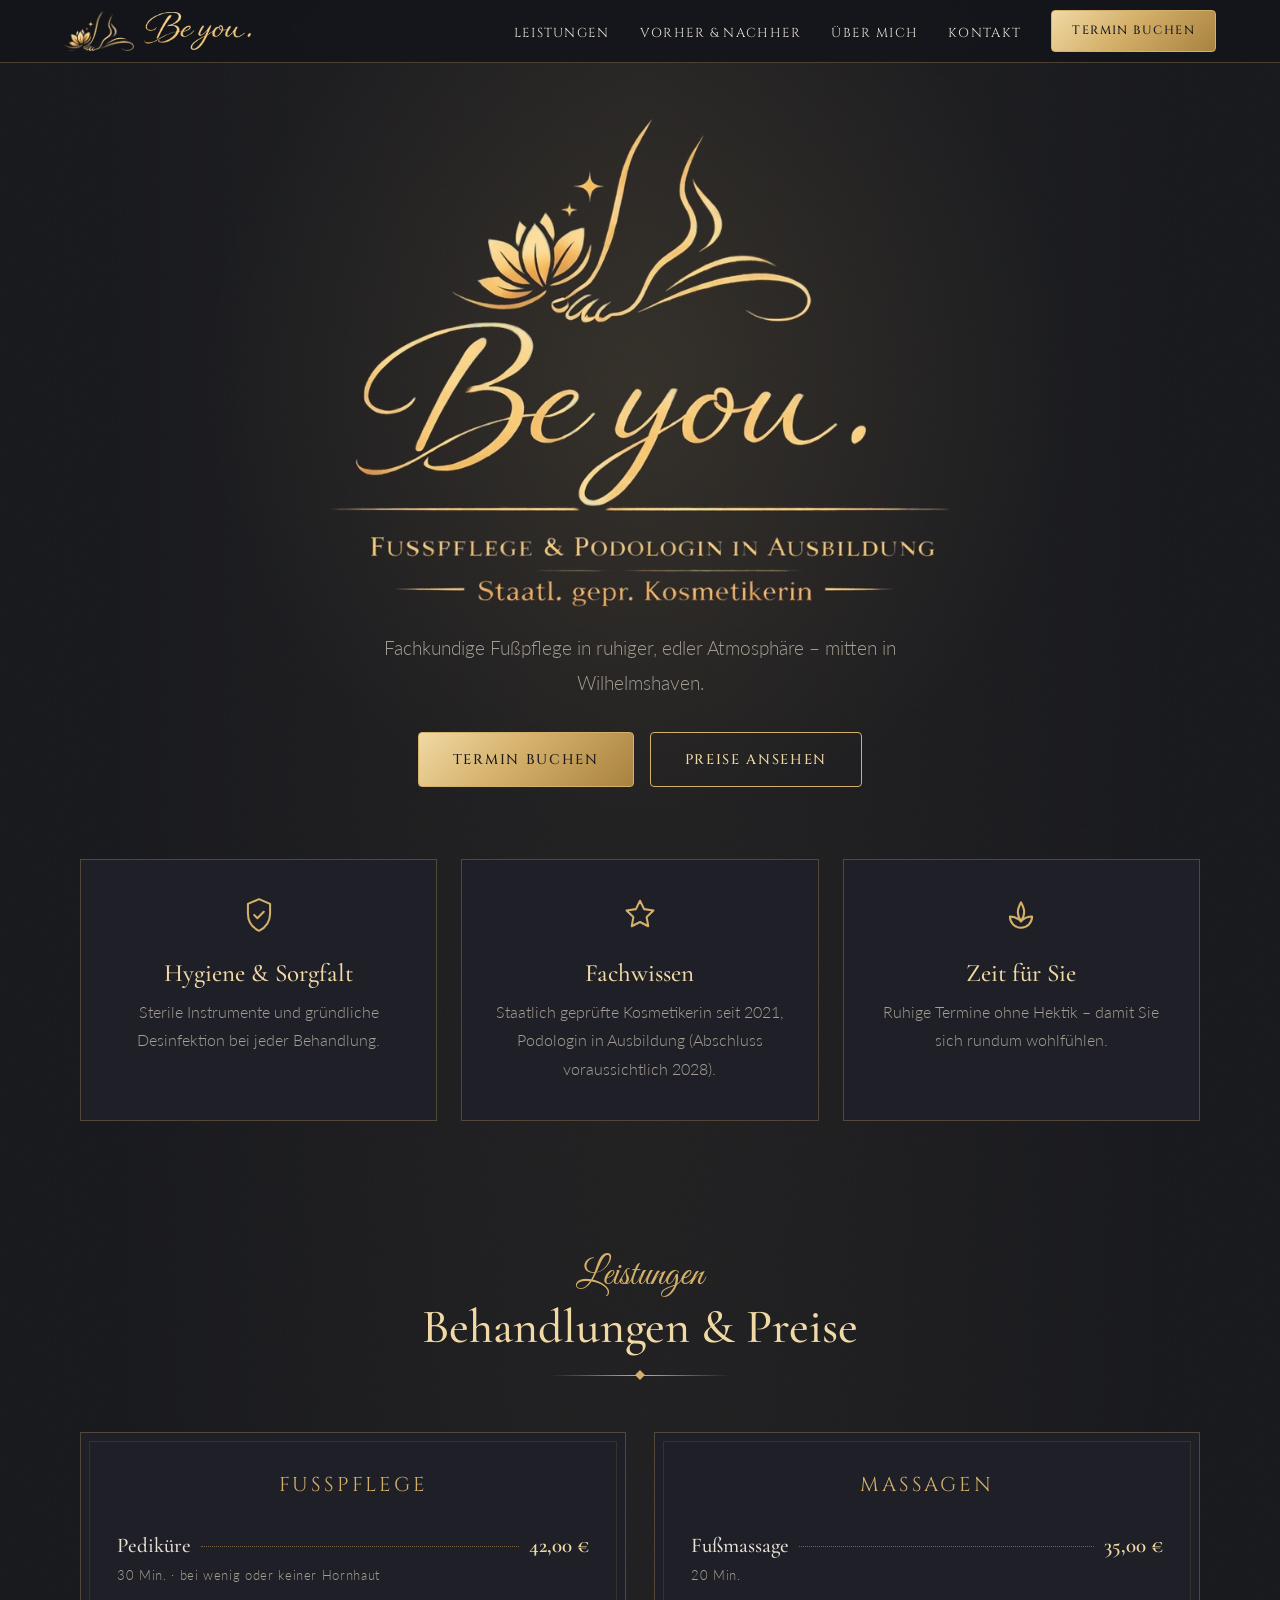
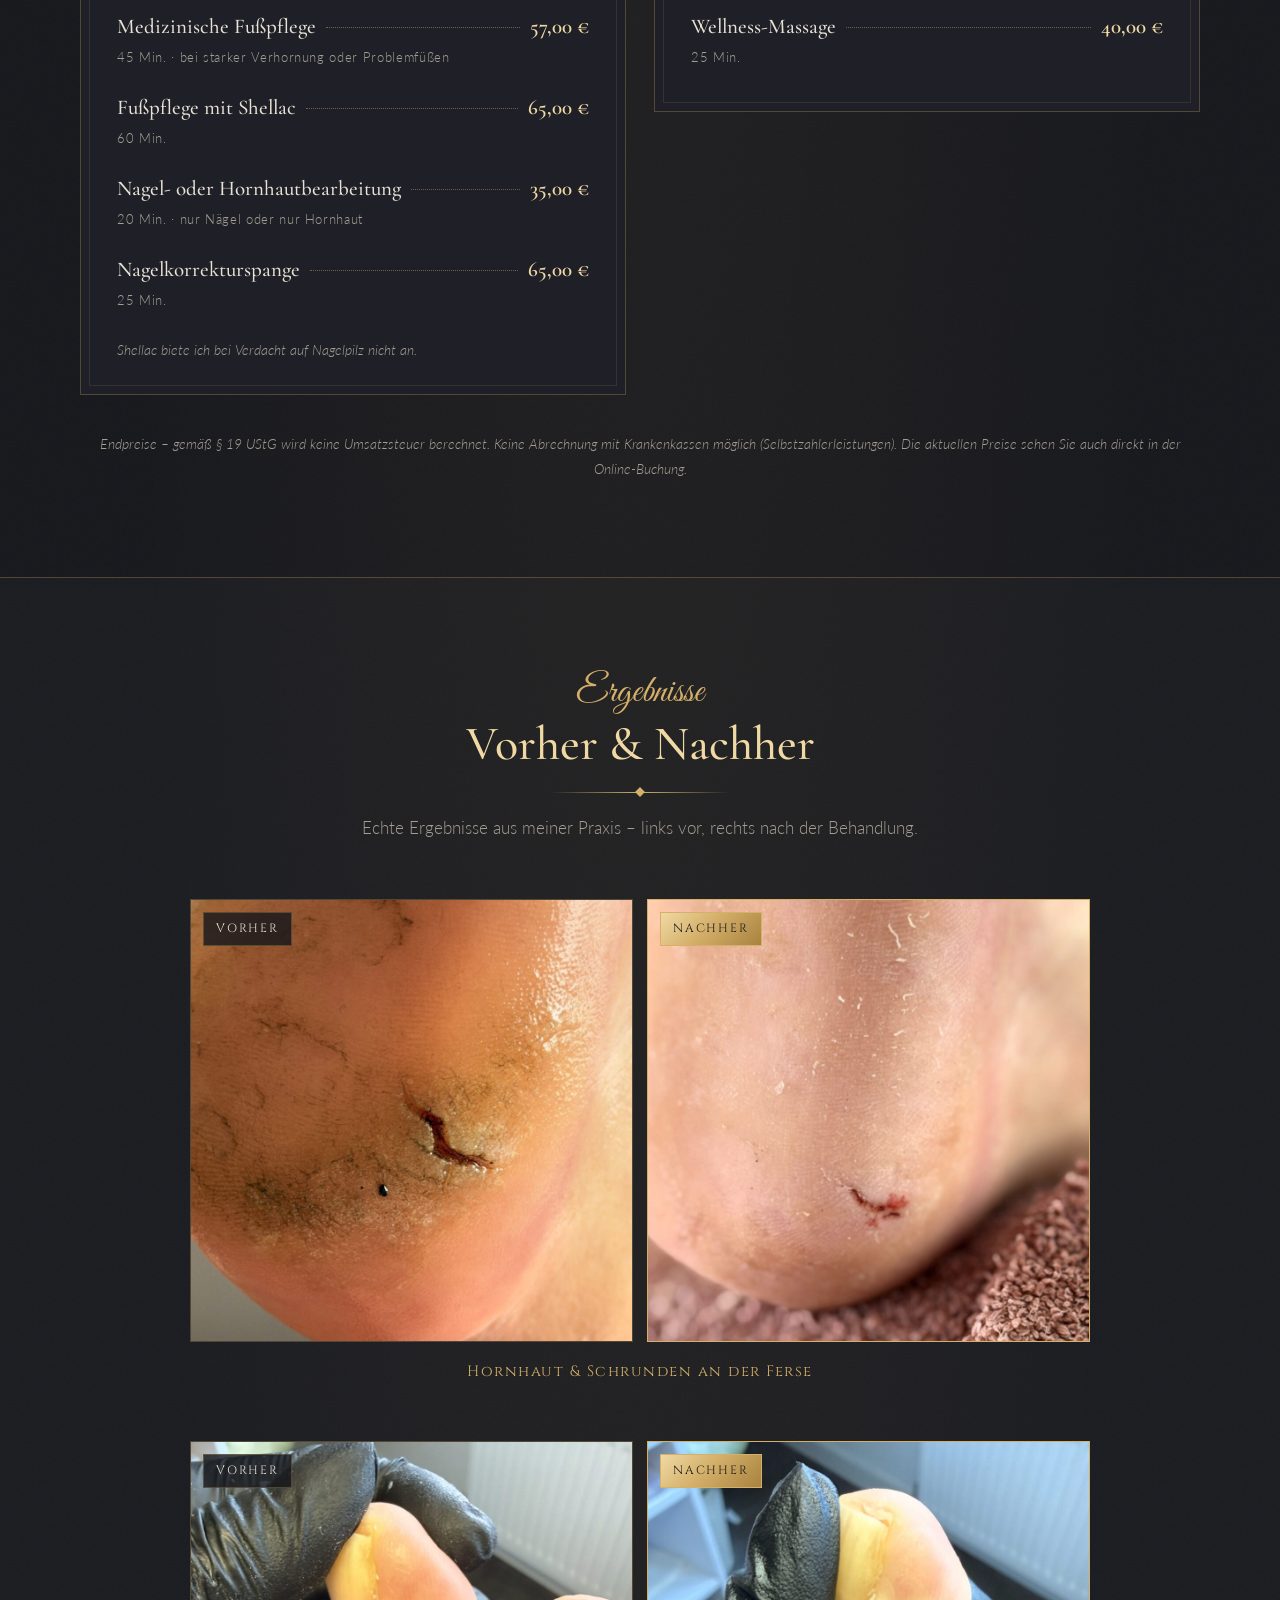
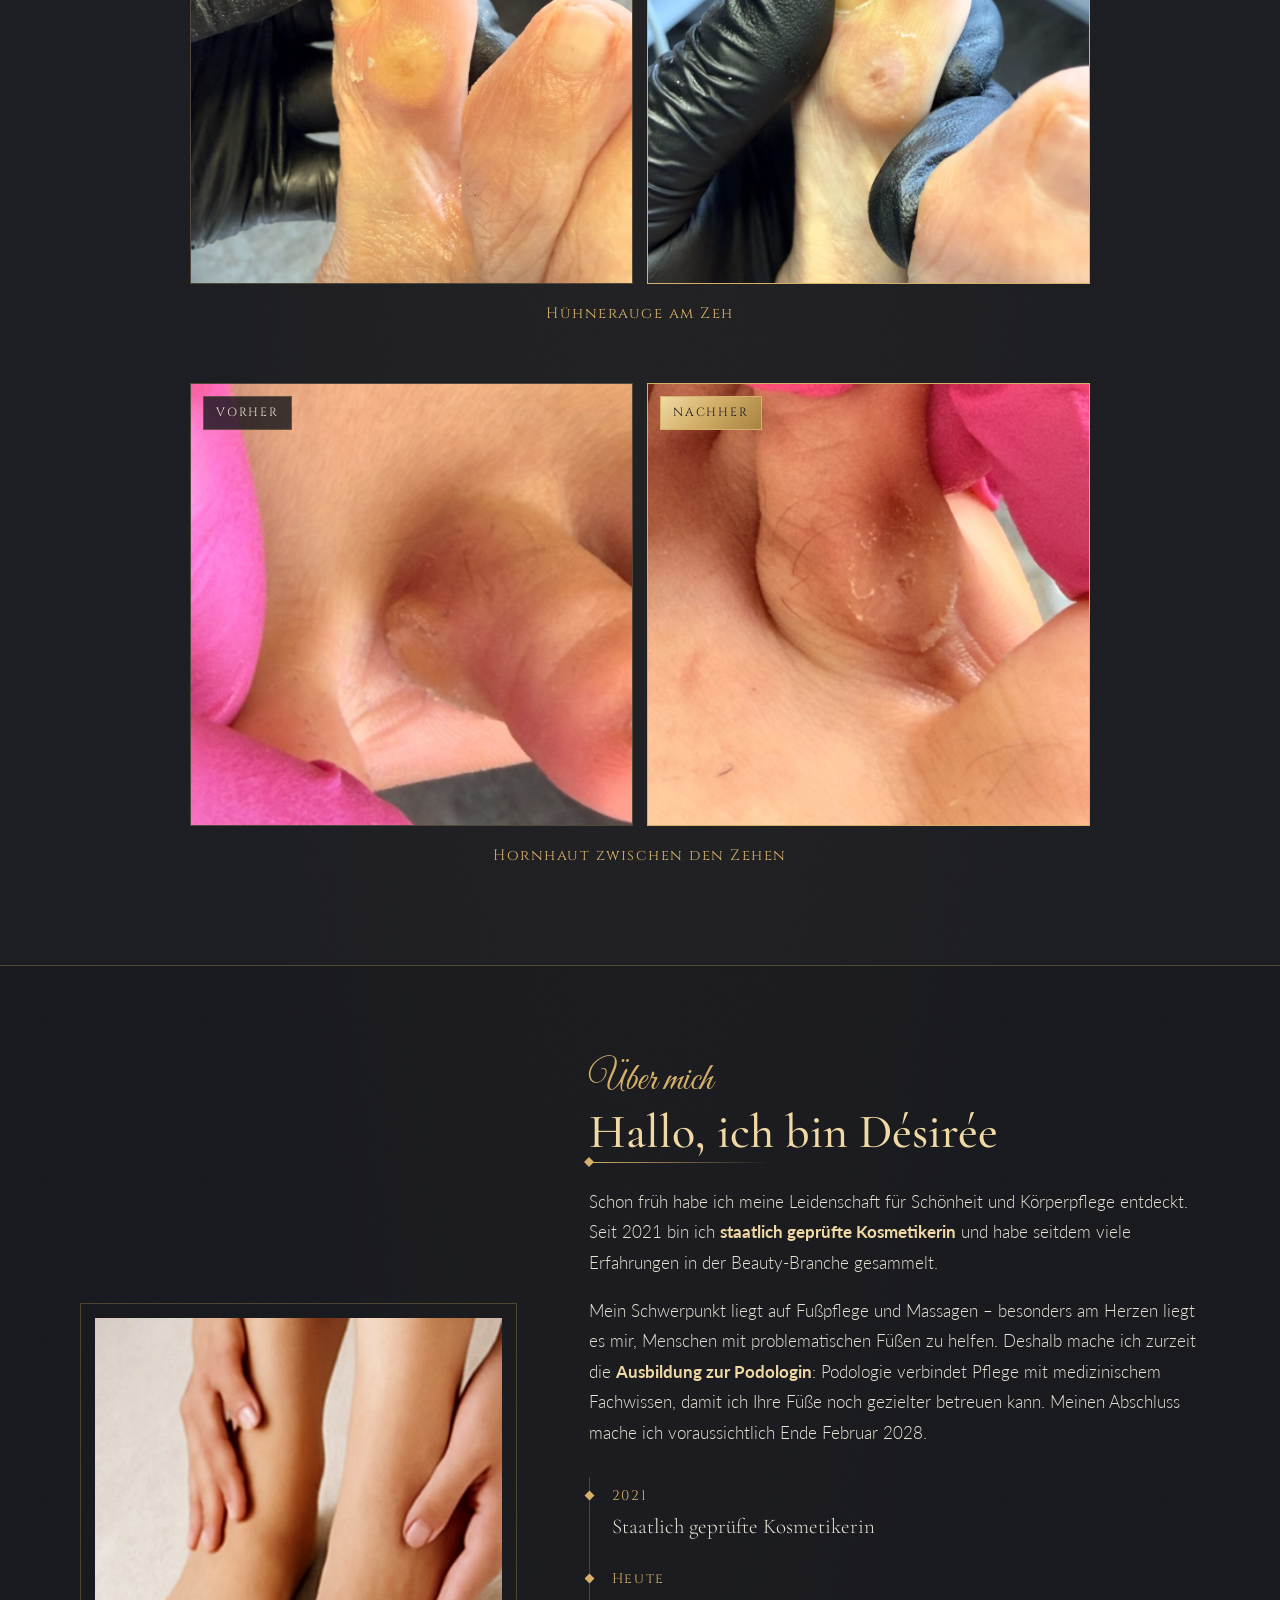
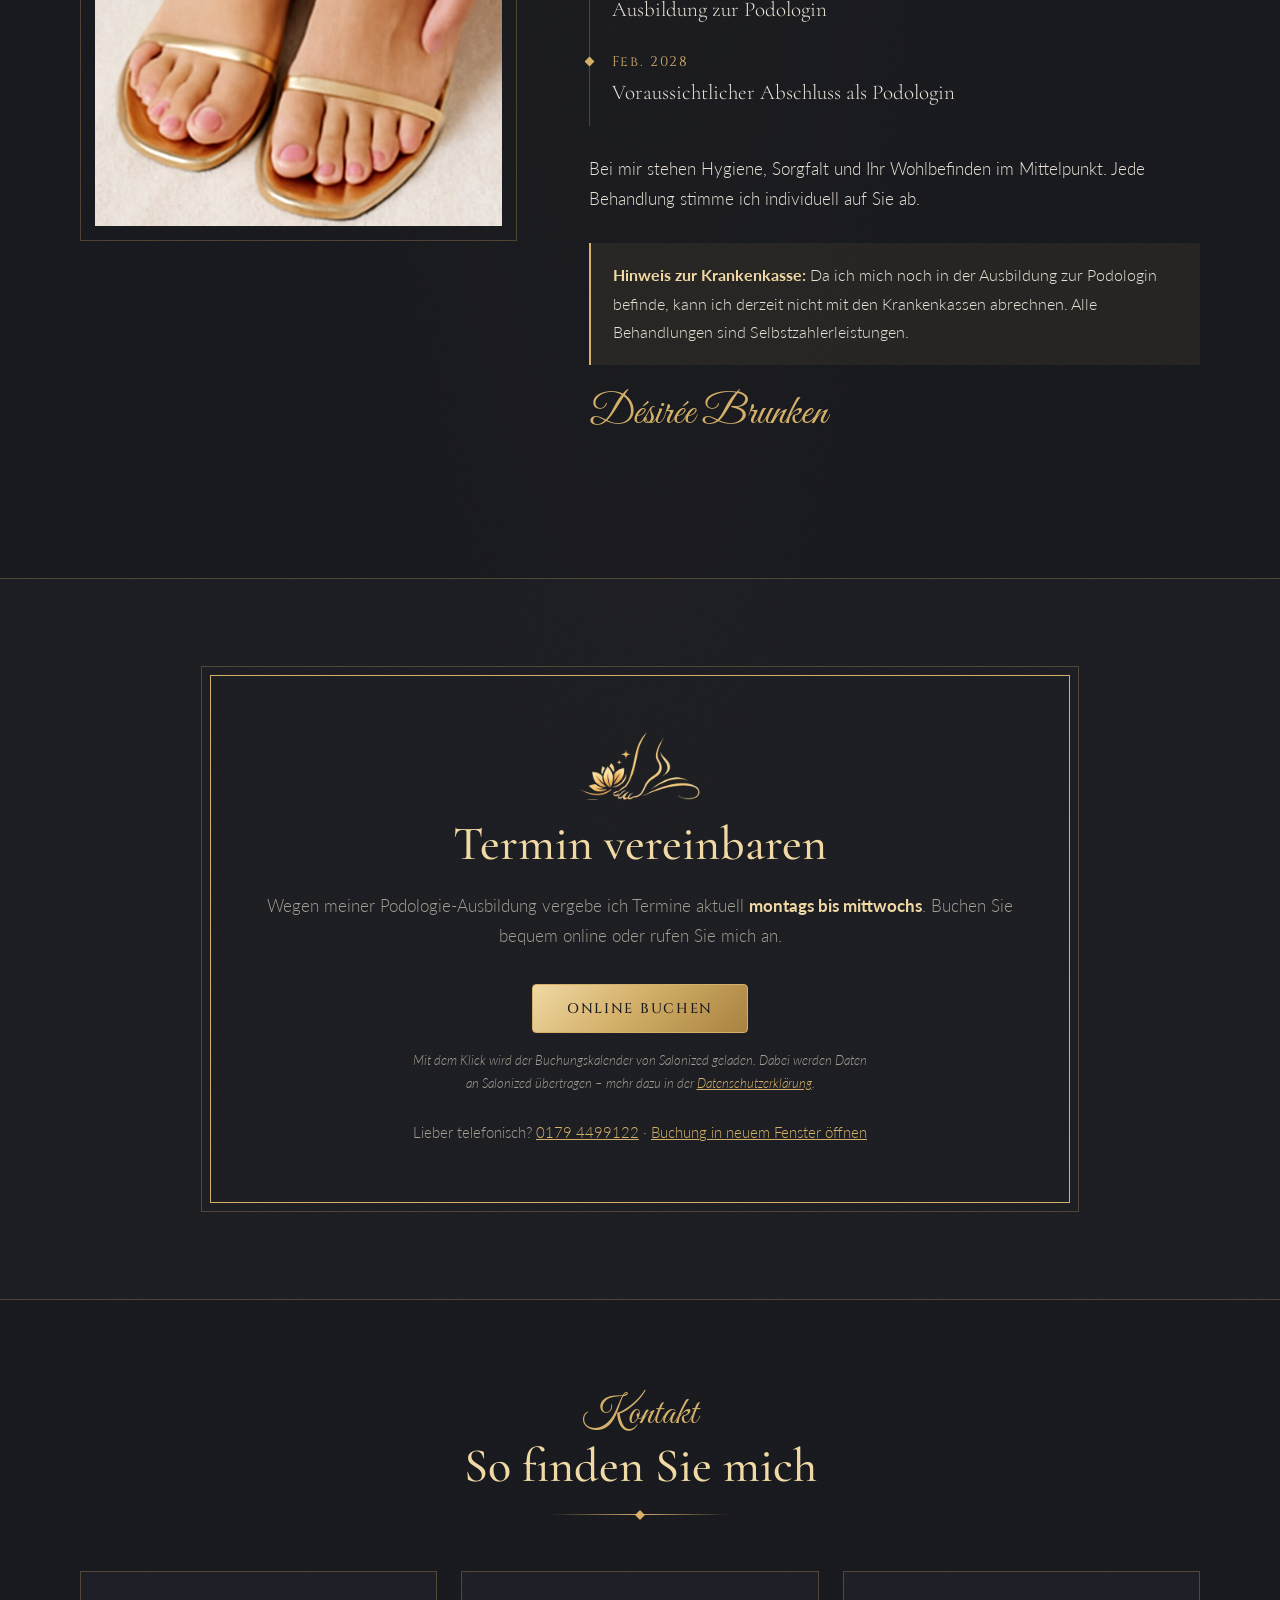
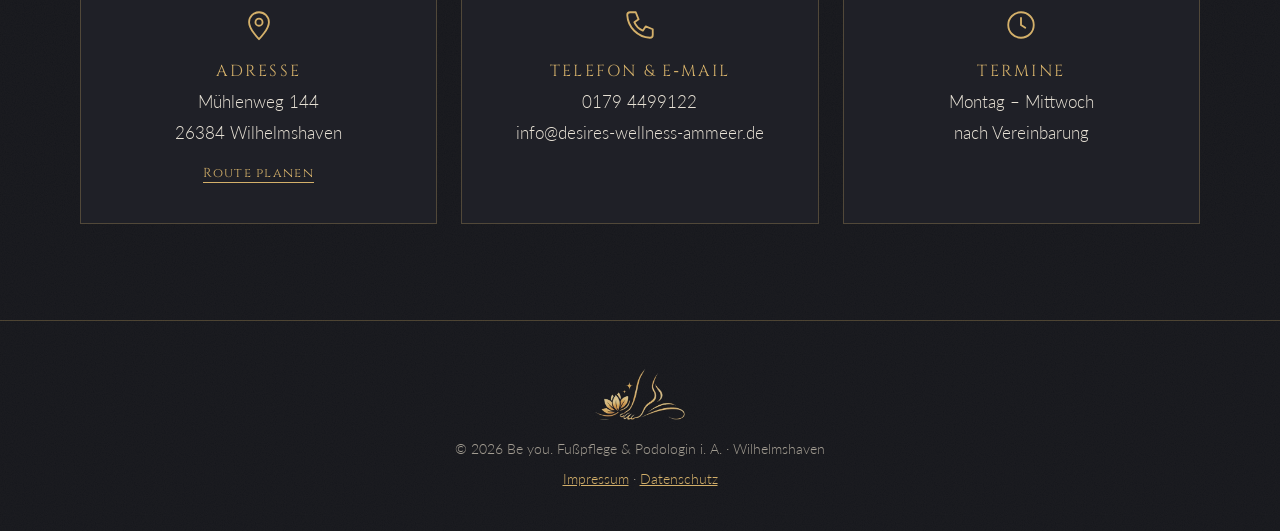
<file: index.html>
<!DOCTYPE html>
<html lang="de">
  <head>
    <meta charset="UTF-8" />
    <meta name="viewport" content="width=device-width, initial-scale=1.0" />
    <title>Be you. Fußpflege &amp; Podologin i. A. in Wilhelmshaven</title>
    <meta
      name="description"
      content="Be you. Fußpflege & Podologin in Ausbildung in Wilhelmshaven. Medizinische Fußpflege, Nagelkorrekturspangen und Massagen von Désirée Brunken, staatlich geprüfte Kosmetikerin."
    />
    <meta name="theme-color" content="#15161b" />
    <link rel="canonical" href="https://www.desires-wellness-ammeer.de/" />
    <meta property="og:type" content="website" />
    <meta property="og:url" content="https://www.desires-wellness-ammeer.de/" />
    <meta property="og:title" content="Be you. Fußpflege &amp; Podologin i. A. in Wilhelmshaven" />
    <meta property="og:description" content="Medizinische Fußpflege, Nagelkorrekturspangen und Massagen von Désirée Brunken in Wilhelmshaven." />
    <meta property="og:image" content="https://www.desires-wellness-ammeer.de/assets/og-bild.jpg" />
    <meta property="og:locale" content="de_DE" />
    <link rel="icon" href="assets/favicon.png" type="image/png" />
    <link rel="preconnect" href="https://fonts.googleapis.com" />
    <link rel="preconnect" href="https://fonts.gstatic.com" crossorigin />
    <link
      href="https://fonts.googleapis.com/css2?family=Cinzel:wght@400;500&family=Cormorant+Garamond:ital,wght@0,400;0,500;0,600;1,400&family=Great+Vibes&family=Lato:wght@300;400;700&display=swap"
      rel="stylesheet"
    />
    <link rel="stylesheet" href="style.css" />
  </head>
  <body>
    <!-- Navigation -->
    <nav class="navbar">
      <a href="#start" class="brand" aria-label="Be you. – zum Seitenanfang">
        <img src="assets/logo-icon.png" alt="" class="brand-icon" />
        <img src="assets/logo-schrift.png" alt="Be you." class="brand-text" />
      </a>
      <input type="checkbox" id="nav-toggle" class="nav-toggle" />
      <label for="nav-toggle" class="nav-toggle-label" aria-label="Menü öffnen">
        <span></span>
      </label>
      <ul>
        <li><a href="#leistungen">Leistungen</a></li>
        <li><a href="#vorher-nachher">Vorher &amp; Nachher</a></li>
        <li><a href="#ueber-mich">Über mich</a></li>
        <li><a href="#kontakt">Kontakt</a></li>
        <li><a href="#termin" class="btn btn-small">Termin buchen</a></li>
      </ul>
    </nav>

    <!-- Hero -->
    <header id="start" class="hero">
      <img
        src="assets/logo.png"
        alt="Be you. – Fußpflege &amp; Podologin in Ausbildung, staatlich geprüfte Kosmetikerin"
        class="hero-logo"
        width="761"
        height="600"
      />
      <p class="hero-text">
        Fachkundige Fußpflege in ruhiger, edler Atmosphäre –
        mitten in Wilhelmshaven.
      </p>
      <div class="actions">
        <a href="#termin" class="btn">Termin buchen</a>
        <a href="#leistungen" class="btn btn-ghost">Preise ansehen</a>
      </div>
    </header>

    <!-- Vorteile -->
    <section class="section section-tight">
      <div class="container features-grid">
        <div class="feature">
          <svg viewBox="0 0 24 24" aria-hidden="true"><path d="M12 2l7 3v6c0 5-3 9-7 11-4-2-7-6-7-11V5l7-3z"/><path d="M9 12l2 2 4-4"/></svg>
          <h3>Hygiene &amp; Sorgfalt</h3>
          <p>Sterile Instrumente und gründliche Desinfektion bei jeder Behandlung.</p>
        </div>
        <div class="feature">
          <svg viewBox="0 0 24 24" aria-hidden="true"><path d="M12 3l2.6 5.3 5.9.9-4.3 4.1 1 5.8L12 16.4l-5.2 2.7 1-5.8L3.5 9.2l5.9-.9z"/></svg>
          <h3>Fachwissen</h3>
          <p>Staatlich geprüfte Kosmetikerin seit 2021, Podologin in Ausbildung (Abschluss voraussichtlich 2028).</p>
        </div>
        <div class="feature">
          <svg viewBox="0 0 24 24" aria-hidden="true"><path d="M12 20c-4 0-7-3-7-7 3 0 5 1 7 3 2-2 4-3 7-3 0 4-3 7-7 7z"/><path d="M12 16c-1.5-2-2-4-2-6 0-2 1-4 2-6 1 2 2 4 2 6 0 2-.5 4-2 6z"/></svg>
          <h3>Zeit für Sie</h3>
          <p>Ruhige Termine ohne Hektik – damit Sie sich rundum wohlfühlen.</p>
        </div>
      </div>
    </section>

    <!-- Leistungen & Preise -->
    <section id="leistungen" class="section">
      <div class="container">
        <div class="section-head">
          <p class="script">Leistungen</p>
          <h2>Behandlungen &amp; Preise</h2>
          <span class="divider" aria-hidden="true"></span>
        </div>

        <div class="price-grid">
          <article class="price-card">
            <h3>Fußpflege</h3>
            <ul class="price-list">
              <li><span>Pediküre</span><i></i><b>42,00 €</b><small>30 Min. · bei wenig oder keiner Hornhaut</small></li>
              <li><span>Medizinische Fußpflege</span><i></i><b>57,00 €</b><small>45 Min. · bei starker Verhornung oder Problemfüßen</small></li>
              <li><span>Fußpflege mit Shellac</span><i></i><b>65,00 €</b><small>60 Min.</small></li>
              <li><span>Nagel‑ oder Hornhautbearbeitung</span><i></i><b>35,00 €</b><small>20 Min. · nur Nägel oder nur Hornhaut</small></li>
              <li><span>Nagelkorrekturspange</span><i></i><b>65,00 €</b><small>25 Min.</small></li>
            </ul>
            <p class="note">Shellac biete ich bei Verdacht auf Nagelpilz nicht an.</p>
          </article>

          <article class="price-card">
            <h3>Massagen</h3>
            <ul class="price-list">
              <li><span>Fußmassage</span><i></i><b>35,00 €</b><small>20 Min.</small></li>
              <li><span>Wellness‑Massage</span><i></i><b>40,00 €</b><small>25 Min.</small></li>
            </ul>
          </article>
        </div>
        <p class="note center">
          Endpreise – gemäß § 19 UStG wird keine Umsatzsteuer berechnet.
          Keine Abrechnung mit Krankenkassen möglich (Selbstzahlerleistungen).
          Die aktuellen Preise sehen Sie auch direkt in der Online‑Buchung.
        </p>
      </div>
    </section>

    <!-- Vorher / Nachher -->
    <section id="vorher-nachher" class="section section-alt">
      <div class="container">
        <div class="section-head">
          <p class="script">Ergebnisse</p>
          <h2>Vorher &amp; Nachher</h2>
          <span class="divider" aria-hidden="true"></span>
          <p class="lead">
            Echte Ergebnisse aus meiner Praxis – links vor, rechts nach der
            Behandlung.
          </p>
        </div>

        <!--
          Vorher/Nachher-Bilder: einfach als JPG in den Ordner assets/img legen:
            vorher-1.jpg / nachher-1.jpg  →  Hornhaut & Schrunden an der Ferse
            vorher-2.jpg / nachher-2.jpg  →  Hühnerauge am Zeh
            vorher-3.jpg / nachher-3.jpg  →  Hornhaut zwischen den Zehen
          Für ein weiteres Paar einen <figure class="ba">-Block kopieren und
          die Nummer anpassen.
          Fehlt ein Bild, wird automatisch der Platzhalter angezeigt.
          Am besten quadratisch, ca. 1000×1000 Pixel.
        -->
        <div class="ba-grid">
          <figure class="ba">
            <div class="ba-pair">
              <div class="ba-pane ba-before"><div class="ba-placeholder">Vorher</div><img src="assets/img/vorher-1.jpg" alt="Ferse mit Hornhaut und Schrunde vor der Behandlung" loading="lazy" onerror="this.remove()" /></div>
              <div class="ba-pane ba-after"><div class="ba-placeholder">Nachher</div><img src="assets/img/nachher-1.jpg" alt="Ferse nach der Behandlung" loading="lazy" onerror="this.remove()" /></div>
            </div>
            <figcaption>Hornhaut &amp; Schrunden an der Ferse</figcaption>
          </figure>
          <figure class="ba">
            <div class="ba-pair">
              <div class="ba-pane ba-before"><div class="ba-placeholder">Vorher</div><img src="assets/img/vorher-2.jpg" alt="Zeh mit Hühnerauge vor der Behandlung" loading="lazy" onerror="this.remove()" /></div>
              <div class="ba-pane ba-after"><div class="ba-placeholder">Nachher</div><img src="assets/img/nachher-2.jpg" alt="Zeh nach Entfernung des Hühnerauges" loading="lazy" onerror="this.remove()" /></div>
            </div>
            <figcaption>Hühnerauge am Zeh</figcaption>
          </figure>
          <figure class="ba">
            <div class="ba-pair">
              <div class="ba-pane ba-before"><div class="ba-placeholder">Vorher</div><img src="assets/img/vorher-3.jpg" alt="Hornhaut zwischen den Zehen vor der Behandlung" loading="lazy" onerror="this.remove()" /></div>
              <div class="ba-pane ba-after"><div class="ba-placeholder">Nachher</div><img src="assets/img/nachher-3.jpg" alt="Zehenzwischenraum nach der Behandlung" loading="lazy" onerror="this.remove()" /></div>
            </div>
            <figcaption>Hornhaut zwischen den Zehen</figcaption>
          </figure>
        </div>
      </div>
    </section>

    <!-- Über mich -->
    <section id="ueber-mich" class="section">
      <div class="container about-grid">
        <div class="about-frame">
          <img
            src="assets/img/fuesse.jpg"
            alt="Gepflegte Füße in goldenen Sandalen"
            decoding="async"
            width="800"
            height="1080"
          />
        </div>
        <div>
          <p class="script">Über mich</p>
          <h2 class="left">Hallo, ich bin Désirée</h2>
          <span class="divider left" aria-hidden="true"></span>
          <p>
            Schon früh habe ich meine Leidenschaft für Schönheit und
            Körperpflege entdeckt. Seit 2021 bin ich
            <strong>staatlich geprüfte Kosmetikerin</strong> und habe seitdem
            viele Erfahrungen in der Beauty‑Branche gesammelt.
          </p>
          <p>
            Mein Schwerpunkt liegt auf Fußpflege und Massagen – besonders am
            Herzen liegt es mir, Menschen mit problematischen Füßen zu helfen.
            Deshalb mache ich zurzeit die <strong>Ausbildung zur
            Podologin</strong>: Podologie verbindet Pflege mit medizinischem
            Fachwissen, damit ich Ihre Füße noch gezielter betreuen kann.
            Meinen Abschluss mache ich voraussichtlich Ende Februar 2028.
          </p>
          <ul class="timeline">
            <li><b>2021</b><span>Staatlich geprüfte Kosmetikerin</span></li>
            <li><b>Heute</b><span>Ausbildung zur Podologin</span></li>
            <li><b>Feb. 2028</b><span>Voraussichtlicher Abschluss als Podologin</span></li>
          </ul>
          <p>
            Bei mir stehen Hygiene, Sorgfalt und Ihr Wohlbefinden im
            Mittelpunkt. Jede Behandlung stimme ich individuell auf Sie ab.
          </p>
          <p class="info-box">
            <strong>Hinweis zur Krankenkasse:</strong> Da ich mich noch in der
            Ausbildung zur Podologin befinde, kann ich derzeit nicht mit den
            Krankenkassen abrechnen. Alle Behandlungen sind Selbstzahlerleistungen.
          </p>
          <p class="signature">Désirée Brunken</p>
        </div>
      </div>
    </section>

    <!-- Termin -->
    <section id="termin" class="section section-alt">
      <div class="container">
        <div class="booking-box">
          <img src="assets/logo-icon.png" alt="" class="booking-icon" loading="lazy" />
          <h2>Termin vereinbaren</h2>
          <p>
            Wegen meiner Podologie‑Ausbildung vergebe ich Termine aktuell
            <strong>montags bis mittwochs</strong>. Buchen Sie bequem online
            oder rufen Sie mich an.
          </p>
          <!--
            Online-Buchung (Salonized): Der Kalender wird erst nach Klick
            geladen, damit vorher keine Daten an Salonized gehen.
          -->
          <div class="booking-widget" id="booking-widget">
            <div class="booking-consent">
              <button type="button" class="btn" id="booking-load">Online buchen</button>
              <p class="note">
                Mit dem Klick wird der Buchungskalender von Salonized geladen.
                Dabei werden Daten an Salonized übertragen – mehr dazu in der
                <a href="datenschutz.html#buchung">Datenschutzerklärung</a>.
              </p>
            </div>
          </div>
          <p class="booking-alt">
            Lieber telefonisch? <a href="tel:+491794499122">0179 4499122</a>
            · <a
              href="https://desires.salonized.com/widget_bookings/new?layout=standalone&amp;hl=de-DE"
              target="_blank"
              rel="noopener"
              >Buchung in neuem Fenster öffnen</a
            >
          </p>
        </div>
      </div>
    </section>

    <!-- Kontakt -->
    <section id="kontakt" class="section">
      <div class="container">
        <div class="section-head">
          <p class="script">Kontakt</p>
          <h2>So finden Sie mich</h2>
          <span class="divider" aria-hidden="true"></span>
        </div>
        <div class="contact-grid">
          <div class="contact-card">
            <svg viewBox="0 0 24 24" aria-hidden="true"><path d="M12 22s7-7 7-12a7 7 0 0 0-14 0c0 5 7 12 7 12z"/><circle cx="12" cy="10" r="2.5"/></svg>
            <h3>Adresse</h3>
            <p>Mühlenweg 144<br />26384 Wilhelmshaven</p>
            <a
              href="https://www.google.com/maps/search/?api=1&amp;query=M%C3%BChlenweg+144+26384+Wilhelmshaven"
              target="_blank"
              rel="noopener"
              >Route planen</a
            >
          </div>
          <div class="contact-card">
            <svg viewBox="0 0 24 24" aria-hidden="true"><path d="M5 3h4l2 5-3 2a11 11 0 0 0 6 6l2-3 5 2v4a2 2 0 0 1-2 2A17 17 0 0 1 3 5a2 2 0 0 1 2-2z"/></svg>
            <h3>Telefon &amp; E‑Mail</h3>
            <p>
              <a href="tel:+491794499122">0179 4499122</a><br />
              <a href="mailto:info@desires-wellness-ammeer.de">info@desires-wellness-ammeer.de</a>
            </p>
          </div>
          <div class="contact-card">
            <svg viewBox="0 0 24 24" aria-hidden="true"><circle cx="12" cy="12" r="9"/><path d="M12 7v5l3 2"/></svg>
            <h3>Termine</h3>
            <p>Montag – Mittwoch<br />nach Vereinbarung</p>
          </div>
        </div>
      </div>
    </section>

    <footer class="footer">
      <div class="container footer-content">
        <img src="assets/logo-icon.png" alt="" class="footer-icon" loading="lazy" />
        <p>&copy; 2026 Be you. Fußpflege &amp; Podologin i. A. · Wilhelmshaven</p>
        <p>
          <a href="impressum.html">Impressum</a> ·
          <a href="datenschutz.html">Datenschutz</a>
        </p>
      </div>
    </footer>

    <script>
      // Mobiles Menü nach Klick auf einen Link schließen
      document.querySelectorAll('.navbar ul a').forEach(function (link) {
        link.addEventListener('click', function () {
          document.getElementById('nav-toggle').checked = false;
        });
      });

      // Online-Buchung (offizielles Salonized-Widget) erst nach Klick laden (Datenschutz)
      var loadBooking = function () {
        var box = document.getElementById('booking-widget');
        if (box.classList.contains('is-loaded')) return;
        box.classList.add('is-loaded');
        box.innerHTML =
          '<div class="salonized-booking" data-company="3jwNu25hZkWbDM19UaF6e87A"' +
          ' data-color="#d4b06a" data-language="de" data-height="700"' +
          ' data-inline="true" data-outline="shadow"></div>';
        var script = document.createElement('script');
        script.src = 'https://static-widget.salonized.com/loader.js';
        document.body.appendChild(script);
      };
      document.getElementById('booking-load').addEventListener('click', loadBooking);

      // Alle „Termin buchen“-Buttons öffnen direkt den Kalender
      document.querySelectorAll('a[href="#termin"]').forEach(function (link) {
        link.addEventListener('click', loadBooking);
      });
    </script>
  </body>
</html>
</file>
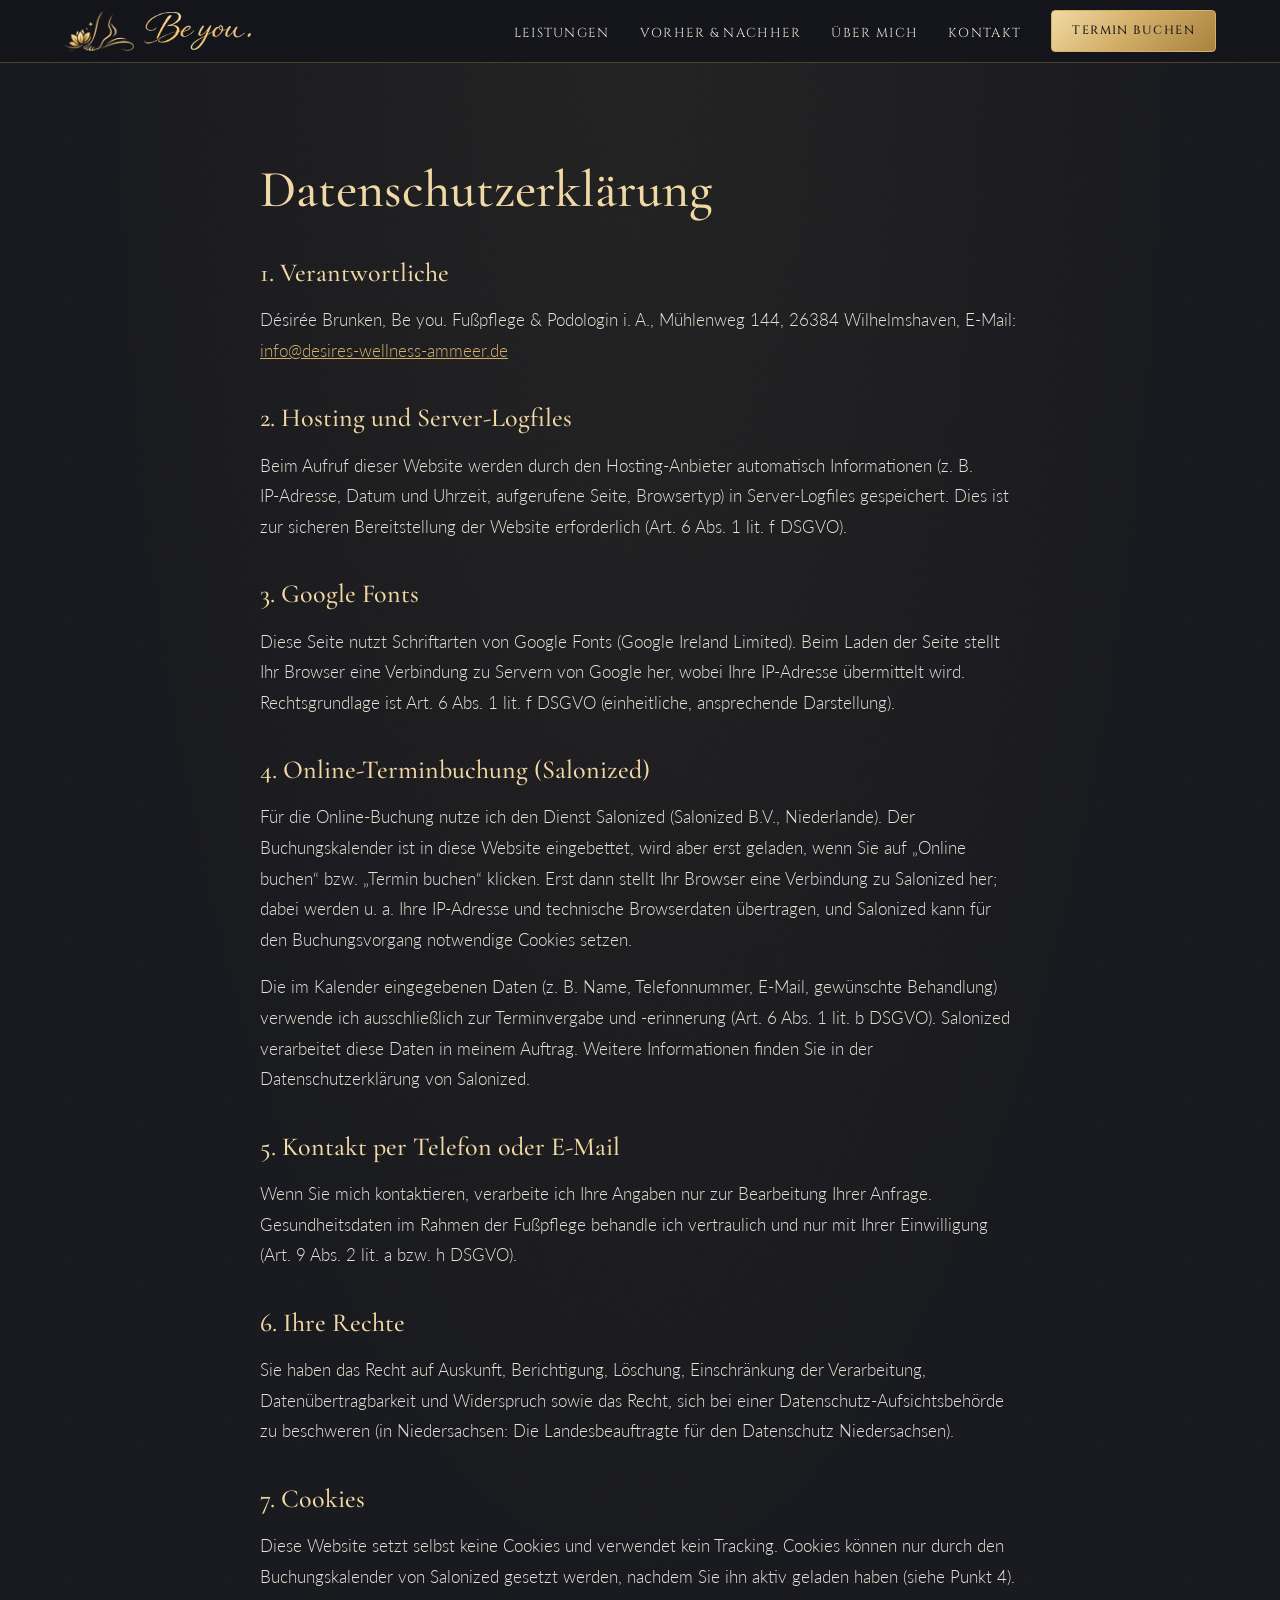
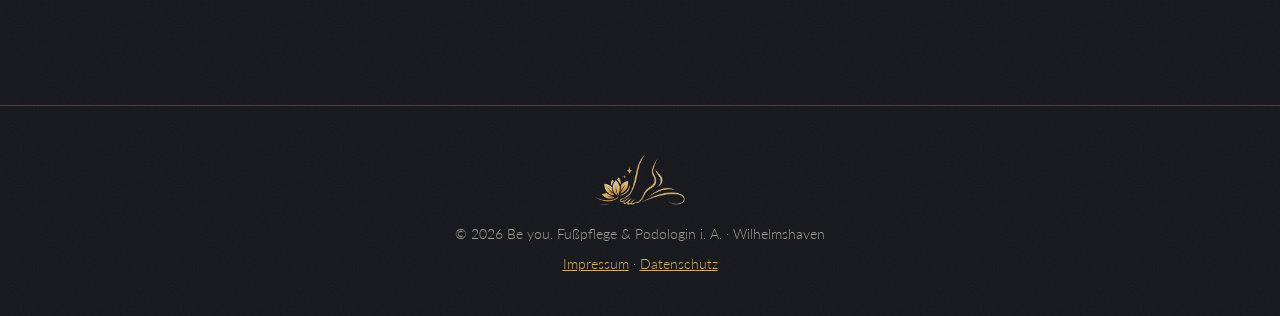
<file: datenschutz.html>
<!DOCTYPE html>
<html lang="de">
  <head>
    <meta charset="UTF-8" />
    <meta name="viewport" content="width=device-width, initial-scale=1.0" />
    <title>Datenschutz – Be you. Fußpflege</title>
    <meta name="robots" content="noindex" />
    <meta
      name="description"
      content="Be you. Fußpflege & Podologin in Ausbildung in Wilhelmshaven. Medizinische Fußpflege, Nagelkorrekturspangen und Massagen von Désirée Brunken, staatlich geprüfte Kosmetikerin."
    />
    <meta name="theme-color" content="#15161b" />
    <link rel="icon" href="assets/favicon.png" type="image/png" />
    <link rel="preconnect" href="https://fonts.googleapis.com" />
    <link rel="preconnect" href="https://fonts.gstatic.com" crossorigin />
    <link
      href="https://fonts.googleapis.com/css2?family=Cinzel:wght@400;500&family=Cormorant+Garamond:ital,wght@0,400;0,500;0,600;1,400&family=Great+Vibes&family=Lato:wght@300;400;700&display=swap"
      rel="stylesheet"
    />
    <link rel="stylesheet" href="style.css" />
  </head>
  <body>
    <!-- Navigation -->
    <nav class="navbar">
      <a href="index.html#start" class="brand" aria-label="Be you. – zum Seitenanfang">
        <img src="assets/logo-icon.png" alt="" class="brand-icon" />
        <img src="assets/logo-schrift.png" alt="Be you." class="brand-text" />
      </a>
      <input type="checkbox" id="nav-toggle" class="nav-toggle" />
      <label for="nav-toggle" class="nav-toggle-label" aria-label="Menü öffnen">
        <span></span>
      </label>
      <ul>
        <li><a href="index.html#leistungen">Leistungen</a></li>
        <li><a href="index.html#vorher-nachher">Vorher &amp; Nachher</a></li>
        <li><a href="index.html#ueber-mich">Über mich</a></li>
        <li><a href="index.html#kontakt">Kontakt</a></li>
        <li><a href="index.html#termin" class="btn btn-small">Termin buchen</a></li>
      </ul>
    </nav>

    <main class="section">
      <div class="container legal">
        <h1>Datenschutzerklärung</h1>
        <h2>1. Verantwortliche</h2>
        <p>
          Désirée Brunken, Be you. Fußpflege &amp; Podologin i. A.,
          Mühlenweg 144, 26384 Wilhelmshaven,
          E‑Mail: <a href="mailto:info@desires-wellness-ammeer.de">info@desires-wellness-ammeer.de</a>
        </p>
        <h2>2. Hosting und Server‑Logfiles</h2>
        <p>
          Beim Aufruf dieser Website werden durch den Hosting‑Anbieter
          automatisch Informationen (z.&nbsp;B. IP‑Adresse, Datum und Uhrzeit,
          aufgerufene Seite, Browsertyp) in Server‑Logfiles gespeichert. Dies
          ist zur sicheren Bereitstellung der Website erforderlich
          (Art.&nbsp;6 Abs.&nbsp;1 lit.&nbsp;f DSGVO).
        </p>
        <h2>3. Google Fonts</h2>
        <p>
          Diese Seite nutzt Schriftarten von Google Fonts (Google Ireland
          Limited). Beim Laden der Seite stellt Ihr Browser eine Verbindung zu
          Servern von Google her, wobei Ihre IP‑Adresse übermittelt wird.
          Rechtsgrundlage ist Art.&nbsp;6 Abs.&nbsp;1 lit.&nbsp;f DSGVO
          (einheitliche, ansprechende Darstellung).
        </p>
        <h2 id="buchung">4. Online‑Terminbuchung (Salonized)</h2>
        <p>
          Für die Online‑Buchung nutze ich den Dienst Salonized (Salonized
          B.V., Niederlande). Der Buchungskalender ist in diese Website
          eingebettet, wird aber erst geladen, wenn Sie auf „Online buchen“
          bzw. „Termin buchen“ klicken. Erst dann stellt Ihr Browser eine
          Verbindung zu Salonized her; dabei werden u.&nbsp;a. Ihre IP‑Adresse
          und technische Browserdaten übertragen, und Salonized kann
          für den Buchungsvorgang notwendige Cookies setzen.
        </p>
        <p>
          Die im Kalender eingegebenen Daten (z.&nbsp;B. Name, Telefonnummer,
          E‑Mail, gewünschte Behandlung) verwende ich ausschließlich zur
          Terminvergabe und ‑erinnerung (Art.&nbsp;6 Abs.&nbsp;1 lit.&nbsp;b
          DSGVO). Salonized verarbeitet diese Daten in meinem Auftrag.
          Weitere Informationen finden Sie in der Datenschutzerklärung von
          Salonized.
        </p>
        <h2>5. Kontakt per Telefon oder E‑Mail</h2>
        <p>
          Wenn Sie mich kontaktieren, verarbeite ich Ihre Angaben nur zur
          Bearbeitung Ihrer Anfrage. Gesundheitsdaten im Rahmen der
          Fußpflege behandle ich vertraulich und nur mit Ihrer Einwilligung
          (Art.&nbsp;9 Abs.&nbsp;2 lit.&nbsp;a bzw. h DSGVO).
        </p>
        <h2>6. Ihre Rechte</h2>
        <p>
          Sie haben das Recht auf Auskunft, Berichtigung, Löschung,
          Einschränkung der Verarbeitung, Datenübertragbarkeit und
          Widerspruch sowie das Recht, sich bei einer
          Datenschutz‑Aufsichtsbehörde zu beschweren (in Niedersachsen: Die
          Landesbeauftragte für den Datenschutz Niedersachsen).
        </p>
        <h2>7. Cookies</h2>
        <p>
          Diese Website setzt selbst keine Cookies und verwendet kein
          Tracking. Cookies können nur durch den Buchungskalender von
          Salonized gesetzt werden, nachdem Sie ihn aktiv geladen haben
          (siehe Punkt 4).
        </p>
      </div>
    </main>

    <footer class="footer">
      <div class="container footer-content">
        <img src="assets/logo-icon.png" alt="" class="footer-icon" loading="lazy" />
        <p>&copy; 2026 Be you. Fußpflege &amp; Podologin i. A. · Wilhelmshaven</p>
        <p>
          <a href="impressum.html">Impressum</a> ·
          <a href="datenschutz.html">Datenschutz</a>
        </p>
      </div>
    </footer>

    <script>
      // Mobiles Menü nach Klick auf einen Link schließen
      document.querySelectorAll('.navbar ul a').forEach(function (link) {
        link.addEventListener('click', function () {
          document.getElementById('nav-toggle').checked = false;
        });
      });
    </script>
  </body>
</html>
</file>
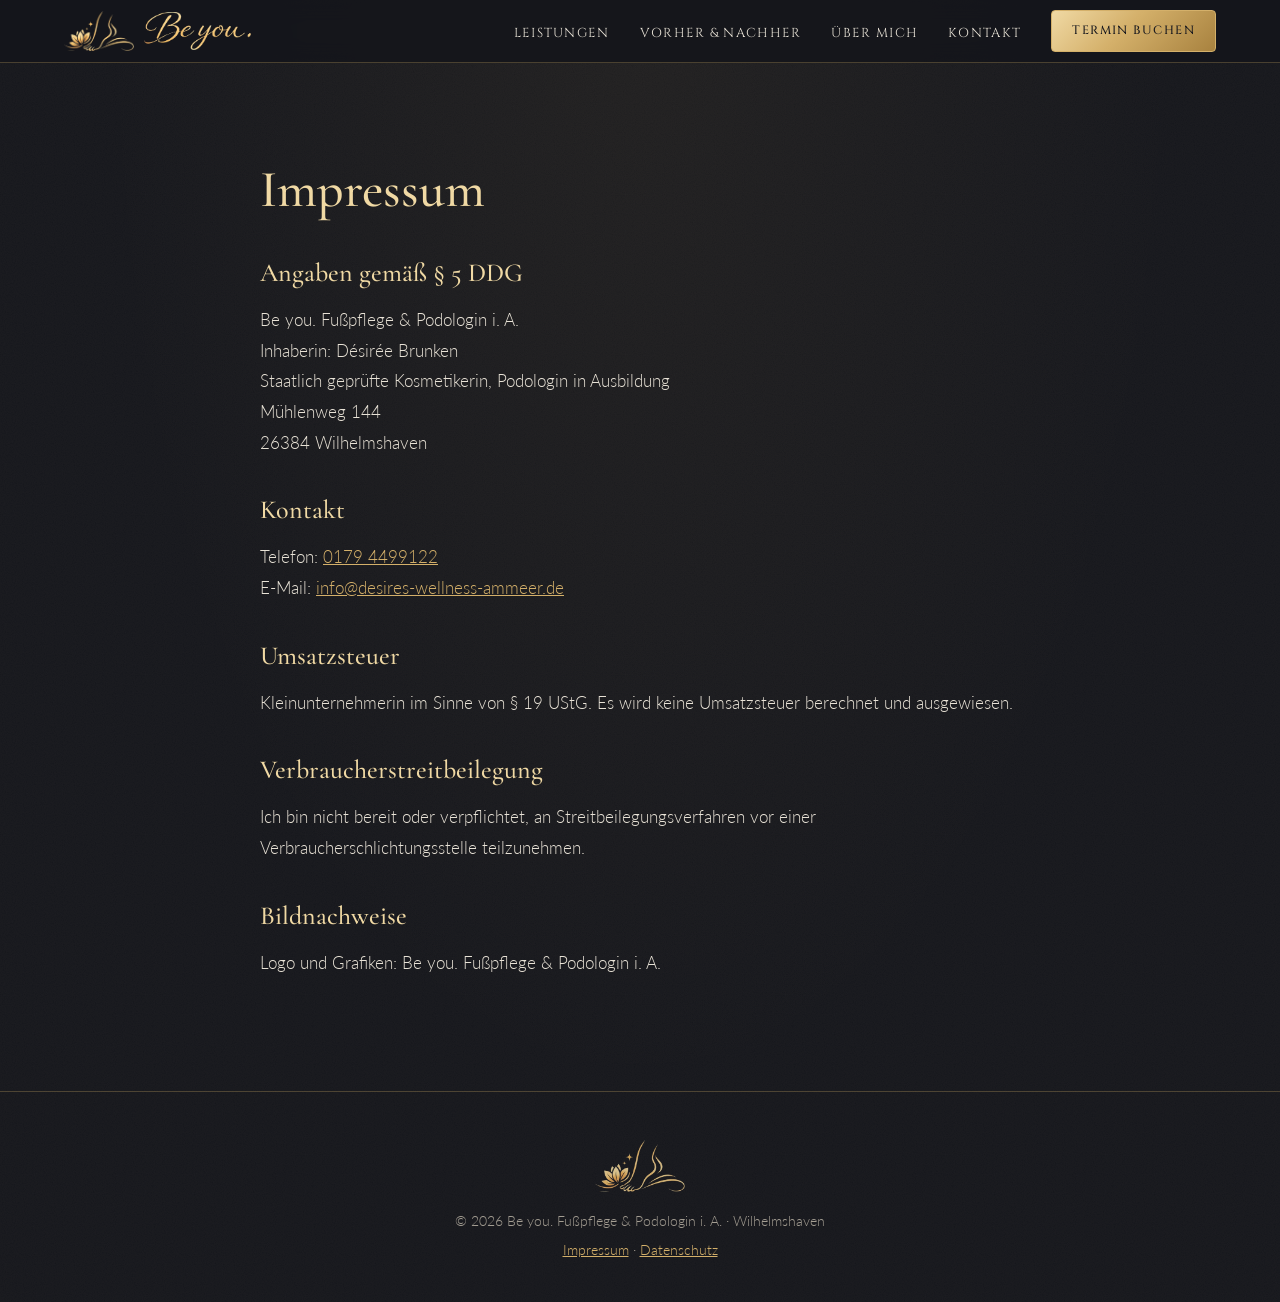
<file: impressum.html>
<!DOCTYPE html>
<html lang="de">
  <head>
    <meta charset="UTF-8" />
    <meta name="viewport" content="width=device-width, initial-scale=1.0" />
    <title>Impressum – Be you. Fußpflege</title>
    <meta name="robots" content="noindex" />
    <meta
      name="description"
      content="Be you. Fußpflege & Podologin in Ausbildung in Wilhelmshaven. Medizinische Fußpflege, Nagelkorrekturspangen und Massagen von Désirée Brunken, staatlich geprüfte Kosmetikerin."
    />
    <meta name="theme-color" content="#15161b" />
    <link rel="icon" href="assets/favicon.png" type="image/png" />
    <link rel="preconnect" href="https://fonts.googleapis.com" />
    <link rel="preconnect" href="https://fonts.gstatic.com" crossorigin />
    <link
      href="https://fonts.googleapis.com/css2?family=Cinzel:wght@400;500&family=Cormorant+Garamond:ital,wght@0,400;0,500;0,600;1,400&family=Great+Vibes&family=Lato:wght@300;400;700&display=swap"
      rel="stylesheet"
    />
    <link rel="stylesheet" href="style.css" />
  </head>
  <body>
    <!-- Navigation -->
    <nav class="navbar">
      <a href="index.html#start" class="brand" aria-label="Be you. – zum Seitenanfang">
        <img src="assets/logo-icon.png" alt="" class="brand-icon" />
        <img src="assets/logo-schrift.png" alt="Be you." class="brand-text" />
      </a>
      <input type="checkbox" id="nav-toggle" class="nav-toggle" />
      <label for="nav-toggle" class="nav-toggle-label" aria-label="Menü öffnen">
        <span></span>
      </label>
      <ul>
        <li><a href="index.html#leistungen">Leistungen</a></li>
        <li><a href="index.html#vorher-nachher">Vorher &amp; Nachher</a></li>
        <li><a href="index.html#ueber-mich">Über mich</a></li>
        <li><a href="index.html#kontakt">Kontakt</a></li>
        <li><a href="index.html#termin" class="btn btn-small">Termin buchen</a></li>
      </ul>
    </nav>

    <main class="section">
      <div class="container legal">
        <h1>Impressum</h1>
        <h2>Angaben gemäß § 5 DDG</h2>
        <p>
          Be you. Fußpflege &amp; Podologin i. A.<br />
          Inhaberin: Désirée Brunken<br />
          Staatlich geprüfte Kosmetikerin, Podologin in Ausbildung<br />
          Mühlenweg 144<br />
          26384 Wilhelmshaven
        </p>
        <h2>Kontakt</h2>
        <p>
          Telefon: <a href="tel:+491794499122">0179 4499122</a><br />
          E‑Mail: <a href="mailto:info@desires-wellness-ammeer.de">info@desires-wellness-ammeer.de</a>
        </p>
        <h2>Umsatzsteuer</h2>
        <p>
          Kleinunternehmerin im Sinne von § 19 UStG. Es wird keine
          Umsatzsteuer berechnet und ausgewiesen.
        </p>
        <h2>Verbraucherstreitbeilegung</h2>
        <p>
          Ich bin nicht bereit oder verpflichtet, an Streitbeilegungsverfahren
          vor einer Verbraucherschlichtungsstelle teilzunehmen.
        </p>
        <h2>Bildnachweise</h2>
        <p>
          Logo und Grafiken: Be you. Fußpflege &amp; Podologin i. A.
        </p>
      </div>
    </main>

    <footer class="footer">
      <div class="container footer-content">
        <img src="assets/logo-icon.png" alt="" class="footer-icon" loading="lazy" />
        <p>&copy; 2026 Be you. Fußpflege &amp; Podologin i. A. · Wilhelmshaven</p>
        <p>
          <a href="impressum.html">Impressum</a> ·
          <a href="datenschutz.html">Datenschutz</a>
        </p>
      </div>
    </footer>

    <script>
      // Mobiles Menü nach Klick auf einen Link schließen
      document.querySelectorAll('.navbar ul a').forEach(function (link) {
        link.addEventListener('click', function () {
          document.getElementById('nav-toggle').checked = false;
        });
      });
    </script>
  </body>
</html>
</file>
<file: style.css>
/*
  Stylesheet für „Be you. Fußpflege & Podologin i. A.“.
  Edler Stil passend zum Logo: tiefes Anthrazit mit Gold.
  Schriften: „Great Vibes“ (Schreibschrift‑Akzente), „Cinzel“ (Kapitälchen
  wie im Logo‑Untertitel), „Cormorant Garamond“ (Überschriften),
  „Lato“ (Fließtext).
*/

:root {
  --bg: #15161b;
  --bg-alt: #1b1c22;
  --card: #1f2027;
  --gold: #d4b06a;
  --gold-light: #f0d9a4;
  --gold-dark: #a8823f;
  --gold-gradient: linear-gradient(135deg, #f0d9a4 0%, #d4b06a 45%, #a8823f 100%);
  --text: #e8e2d6;
  --muted: #a39d92;
  --line: rgba(212, 176, 106, 0.28);
  --radius: 4px;
}

* {
  box-sizing: border-box;
}

html {
  scroll-behavior: smooth;
  scroll-padding-top: 84px;
}

body {
  margin: 0;
  font-family: 'Lato', system-ui, sans-serif;
  font-weight: 300;
  font-size: 17px;
  line-height: 1.8;
  color: var(--text);
  background-color: var(--bg);
  /* dezente Struktur wie im Logo-Hintergrund */
  background-image:
    radial-gradient(ellipse at top, rgba(212, 176, 106, 0.06), transparent 60%),
    url("data:image/svg+xml,%3Csvg xmlns='http://www.w3.org/2000/svg' width='160' height='160'%3E%3Cfilter id='n'%3E%3CfeTurbulence type='fractalNoise' baseFrequency='.9' numOctaves='2'/%3E%3CfeColorMatrix values='0 0 0 0 1 0 0 0 0 1 0 0 0 0 1 0 0 0 .035 0'/%3E%3C/filter%3E%3Crect width='100%25' height='100%25' filter='url(%23n)'/%3E%3C/svg%3E");
}

h1,
h2,
h3 {
  font-family: 'Cormorant Garamond', Georgia, serif;
  font-weight: 500;
  line-height: 1.2;
  color: var(--gold-light);
  margin: 0 0 0.4em;
}

strong {
  font-weight: 700;
  color: var(--gold-light);
}

a {
  color: var(--gold);
}

img {
  max-width: 100%;
  display: block;
}

svg {
  width: 24px;
  height: 24px;
  flex-shrink: 0;
  fill: none;
  stroke: currentColor;
  stroke-width: 1.3;
  stroke-linecap: round;
  stroke-linejoin: round;
}

.container {
  width: min(1120px, 100% - 32px);
  margin: 0 auto;
}

.center {
  text-align: center;
}

/* Schreibschrift-Akzent über Überschriften */
.script {
  font-family: 'Great Vibes', cursive;
  font-size: 38px;
  line-height: 1;
  margin: 0 0 4px;
  color: var(--gold);
}

/* Goldene Trennlinie mit Raute */
.divider {
  display: block;
  position: relative;
  width: 180px;
  height: 1px;
  margin: 18px auto 0;
  background: linear-gradient(90deg, transparent, var(--gold), transparent);
}

.divider::after {
  content: '';
  position: absolute;
  left: 50%;
  top: 50%;
  width: 7px;
  height: 7px;
  background: var(--gold);
  transform: translate(-50%, -50%) rotate(45deg);
}

.divider.left {
  margin: 0 0 24px;
  background: linear-gradient(90deg, var(--gold), transparent);
}

.divider.left::after {
  left: 0;
}

/* Buttons */
.btn {
  display: inline-block;
  padding: 14px 34px;
  border: 1px solid var(--gold);
  border-radius: var(--radius);
  background: var(--gold-gradient);
  color: #1a1a1f;
  font-family: 'Cinzel', serif;
  font-size: 14px;
  font-weight: 500;
  letter-spacing: 0.12em;
  text-decoration: none;
  text-transform: uppercase;
  cursor: pointer;
  transition: filter 0.25s ease, background 0.25s ease, color 0.25s ease;
}

.btn:hover {
  filter: brightness(1.1);
}

.btn-ghost {
  background: transparent;
  color: var(--gold-light);
}

.btn-ghost:hover {
  background: rgba(212, 176, 106, 0.12);
}

.btn-small {
  padding: 9px 20px;
  font-size: 12px;
}

.actions {
  display: flex;
  flex-wrap: wrap;
  justify-content: center;
  gap: 16px;
  margin-top: 32px;
}

/* Navigation */
.navbar {
  position: sticky;
  top: 0;
  z-index: 100;
  display: flex;
  align-items: center;
  justify-content: space-between;
  gap: 16px;
  padding: 10px max(16px, 5%);
  background: rgba(21, 22, 27, 0.9);
  backdrop-filter: blur(10px);
  border-bottom: 1px solid var(--line);
}

.brand {
  display: flex;
  align-items: center;
  gap: 10px;
}

.brand-icon {
  height: 40px;
  width: auto;
}

.brand-text {
  height: 38px;
  width: auto;
}

.navbar ul {
  list-style: none;
  display: flex;
  align-items: center;
  gap: 30px;
  margin: 0;
  padding: 0;
}

.navbar ul a:not(.btn) {
  font-family: 'Cinzel', serif;
  font-size: 13px;
  letter-spacing: 0.1em;
  text-transform: uppercase;
  color: var(--text);
  text-decoration: none;
  transition: color 0.2s ease;
}

.navbar ul a:not(.btn):hover {
  color: var(--gold);
}

.nav-toggle,
.nav-toggle-label {
  display: none;
}

/* Hero */
.hero {
  display: flex;
  flex-direction: column;
  align-items: center;
  text-align: center;
  padding: 56px 16px 72px;
  background: radial-gradient(circle at 50% 40%, rgba(212, 176, 106, 0.1), transparent 55%);
}

.hero-logo {
  width: min(620px, 92vw);
  height: auto;
}

.hero-text {
  max-width: 560px;
  margin: 24px auto 0;
  font-size: 19px;
  color: var(--muted);
}

/* Sections */
.section {
  padding: 96px 0;
}

.section-tight {
  padding: 0 0 40px;
}

.section-alt {
  background: rgba(255, 255, 255, 0.015);
  border-top: 1px solid var(--line);
  border-bottom: 1px solid var(--line);
}

.section-head {
  text-align: center;
  margin-bottom: 56px;
}

.section h2 {
  font-size: clamp(34px, 5vw, 48px);
  margin: 0;
}

.section h2.left {
  text-align: left;
}

.lead {
  color: var(--muted);
  margin: 20px auto 0;
  max-width: 560px;
}

/* Vorteile */
.features-grid {
  display: grid;
  grid-template-columns: repeat(3, 1fr);
  gap: 24px;
}

.feature {
  text-align: center;
  padding: 36px 28px;
  border: 1px solid var(--line);
  background: var(--card);
}

.feature svg {
  width: 38px;
  height: 38px;
  color: var(--gold);
  margin-bottom: 14px;
}

.feature h3 {
  font-size: 25px;
}

.feature p {
  margin: 0;
  color: var(--muted);
  font-size: 16px;
}

/* Preise */
.price-grid {
  display: grid;
  grid-template-columns: repeat(2, 1fr);
  align-items: start;
  gap: 28px;
}

.price-card {
  position: relative;
  padding: 40px 36px 32px;
  background: var(--card);
  border: 1px solid var(--line);
}

/* feiner innerer Goldrahmen */
.price-card::before {
  content: '';
  position: absolute;
  inset: 8px;
  border: 1px solid rgba(212, 176, 106, 0.12);
  pointer-events: none;
}

.price-card h3 {
  font-family: 'Cinzel', serif;
  font-size: 20px;
  font-weight: 400;
  letter-spacing: 0.14em;
  text-transform: uppercase;
  text-align: center;
  color: var(--gold);
  margin-bottom: 20px;
}

.price-list {
  list-style: none;
  margin: 0;
  padding: 0;
}

/* Name … Preis mit gepunkteter Führungslinie, Dauer darunter */
.price-list li {
  display: grid;
  grid-template-columns: auto 1fr auto;
  align-items: baseline;
  column-gap: 10px;
  padding: 10px 0;
}

.price-list span {
  font-family: 'Cormorant Garamond', Georgia, serif;
  font-size: 21px;
  font-weight: 500;
  color: var(--text);
}

.price-list i {
  border-bottom: 1px dotted rgba(212, 176, 106, 0.45);
  transform: translateY(-5px);
}

.price-list b {
  font-family: 'Cormorant Garamond', Georgia, serif;
  font-size: 21px;
  font-weight: 600;
  color: var(--gold-light);
  white-space: nowrap;
}

.price-list small {
  grid-column: 1 / -1;
  font-size: 13px;
  letter-spacing: 0.05em;
  color: var(--muted);
}

.note {
  color: var(--muted);
  font-size: 14px;
  font-style: italic;
  margin: 14px 0 0;
}

.note.center {
  margin-top: 36px;
}

/* Vorher / Nachher */
.ba-grid {
  display: grid;
  grid-template-columns: 1fr;
  gap: 56px;
  max-width: 900px;
  margin: 0 auto;
}

.ba {
  margin: 0;
}

.ba-pair {
  display: grid;
  grid-template-columns: 1fr 1fr;
  gap: 14px;
}

.ba-pane {
  position: relative;
  aspect-ratio: 1;
  overflow: hidden;
  border: 1px solid var(--line);
  background: var(--card);
}

.ba-after {
  border-color: var(--gold);
}

.ba-pane img {
  position: absolute;
  inset: 0;
  width: 100%;
  height: 100%;
  object-fit: cover;
}

.ba-placeholder {
  height: 100%;
  display: flex;
  align-items: center;
  justify-content: center;
  font-family: 'Cinzel', serif;
  letter-spacing: 0.2em;
  text-transform: uppercase;
  font-size: 14px;
  color: var(--muted);
}

/* Beschriftung oben links im Bild */
.ba-pane::after {
  position: absolute;
  top: 12px;
  left: 12px;
  z-index: 1;
  padding: 5px 12px;
  background: rgba(21, 22, 27, 0.8);
  border: 1px solid var(--line);
  font-family: 'Cinzel', serif;
  font-size: 12px;
  letter-spacing: 0.15em;
  text-transform: uppercase;
  color: var(--text);
}

.ba-before::after {
  content: 'Vorher';
}

.ba-after::after {
  content: 'Nachher';
  color: #1a1a1f;
  background: var(--gold-gradient);
  border-color: var(--gold);
}

.ba figcaption {
  margin-top: 16px;
  text-align: center;
  font-family: 'Cinzel', serif;
  font-size: 15px;
  letter-spacing: 0.1em;
  color: var(--gold);
}

/* Über mich */
.about-grid {
  display: grid;
  grid-template-columns: 5fr 7fr;
  gap: 72px;
  align-items: center;
}

.about-frame {
  position: relative;
  padding: 14px;
  border: 1px solid var(--line);
}

.about-frame img {
  width: 100%;
  height: auto;
  aspect-ratio: 4 / 5;
  object-fit: cover;
  filter: saturate(0.85) contrast(1.05);
}

/* Werdegang */
.timeline {
  list-style: none;
  margin: 28px 0;
  padding: 0 0 0 22px;
  border-left: 1px solid var(--line);
}

.timeline li {
  position: relative;
  padding: 6px 0 14px;
}

.timeline li::before {
  content: '';
  position: absolute;
  left: -26px;
  top: 15px;
  width: 7px;
  height: 7px;
  background: var(--gold);
  transform: rotate(45deg);
}

.timeline b {
  display: block;
  font-family: 'Cinzel', serif;
  font-weight: 400;
  font-size: 14px;
  letter-spacing: 0.12em;
  color: var(--gold);
}

.timeline span {
  font-family: 'Cormorant Garamond', Georgia, serif;
  font-size: 21px;
  color: var(--text);
}

.info-box {
  margin: 28px 0 0;
  padding: 18px 22px;
  border-left: 2px solid var(--gold);
  background: rgba(212, 176, 106, 0.07);
  font-size: 16px;
}

.signature {
  font-family: 'Great Vibes', cursive;
  font-size: 42px;
  line-height: 1.2;
  color: var(--gold);
  margin-top: 24px;
}

/* Termin */
.booking-box {
  max-width: 860px;
  margin: 0 auto;
  padding: 56px 40px;
  text-align: center;
  border: 1px solid var(--gold);
  outline: 1px solid var(--line);
  outline-offset: 8px;
}

.booking-icon {
  width: 120px;
  margin: 0 auto 16px;
}

.booking-box p {
  color: var(--muted);
}

/* Eingebettete Online-Buchung */
.booking-widget {
  margin-top: 32px;
}

.booking-consent .note {
  max-width: 460px;
  margin: 16px auto 0;
  font-size: 13px;
}

.booking-widget.is-loaded {
  min-height: 700px;
}

.booking-widget iframe {
  display: block;
  width: 100%;
  border: 0;
}

.booking-alt {
  margin: 24px 0 0;
  font-size: 15px;
}

.booking-alt a {
  color: var(--gold);
}

/* Kontakt */
.contact-grid {
  display: grid;
  grid-template-columns: repeat(3, 1fr);
  gap: 24px;
}

.contact-card {
  text-align: center;
  padding: 36px 24px;
  background: var(--card);
  border: 1px solid var(--line);
}

.contact-card svg {
  width: 34px;
  height: 34px;
  color: var(--gold);
  margin-bottom: 10px;
}

.contact-card h3 {
  font-family: 'Cinzel', serif;
  font-size: 16px;
  font-weight: 400;
  letter-spacing: 0.14em;
  text-transform: uppercase;
  color: var(--gold);
}

.contact-card p {
  margin: 0 0 8px;
}

.contact-card a {
  color: var(--text);
  text-decoration: none;
  word-break: break-word;
}

.contact-card a:hover {
  color: var(--gold);
}

.contact-card > a {
  font-family: 'Cinzel', serif;
  font-size: 13px;
  letter-spacing: 0.1em;
  color: var(--gold);
  border-bottom: 1px solid var(--gold);
}

/* Rechtstexte */
.legal {
  max-width: 760px;
}

.legal h1 {
  font-size: clamp(36px, 5vw, 52px);
}

.legal h2 {
  text-align: left;
  font-size: 26px;
  margin: 36px 0 8px;
}

/* Footer */
.footer {
  border-top: 1px solid var(--line);
  padding: 48px 0 36px;
  font-size: 14px;
  color: var(--muted);
}

.footer-content {
  text-align: center;
}

.footer-icon {
  width: 90px;
  margin: 0 auto 16px;
  opacity: 0.85;
}

.footer-content p {
  margin: 4px 0;
}

.footer a {
  color: var(--gold);
}

/* Responsive */
@media (max-width: 900px) {
  .features-grid,
  .price-grid,
  .about-grid,
  .contact-grid {
    grid-template-columns: 1fr;
  }

  .about-grid {
    gap: 40px;
  }

  .about-frame {
    max-width: 420px;
    margin: 0 auto;
  }


  .section {
    padding: 72px 0;
  }

  .price-card {
    padding: 32px 22px 24px;
  }

  .price-list span,
  .price-list b {
    font-size: 19px;
  }
}

@media (max-width: 1000px) {
  .nav-toggle-label {
    display: flex;
    align-items: center;
    justify-content: center;
    width: 44px;
    height: 44px;
    cursor: pointer;
  }

  .nav-toggle-label span,
  .nav-toggle-label span::before,
  .nav-toggle-label span::after {
    display: block;
    width: 24px;
    height: 1px;
    background: var(--gold);
    position: relative;
  }

  .nav-toggle-label span::before,
  .nav-toggle-label span::after {
    content: '';
    position: absolute;
  }

  .nav-toggle-label span::before {
    top: -7px;
  }

  .nav-toggle-label span::after {
    top: 7px;
  }

  .navbar ul {
    display: none;
    position: absolute;
    top: 100%;
    left: 0;
    right: 0;
    flex-direction: column;
    gap: 0;
    padding: 8px 16px 24px;
    background: var(--bg);
    border-bottom: 1px solid var(--line);
  }

  .navbar ul li {
    width: 100%;
    text-align: center;
    padding: 12px 0;
  }

  .nav-toggle:checked ~ ul {
    display: flex;
  }
}

@media (max-width: 480px) {
  .ba-pair {
    gap: 8px;
  }

  .ba-pane::after {
    top: 6px;
    left: 6px;
    padding: 3px 7px;
    font-size: 10px;
  }

  .ba-grid {
    gap: 40px;
  }

  .brand-icon {
    height: 34px;
  }

  .brand-text {
    height: 30px;
  }

  .booking-box {
    padding: 44px 12px;
  }

  .script {
    font-size: 32px;
  }
}
</file>
